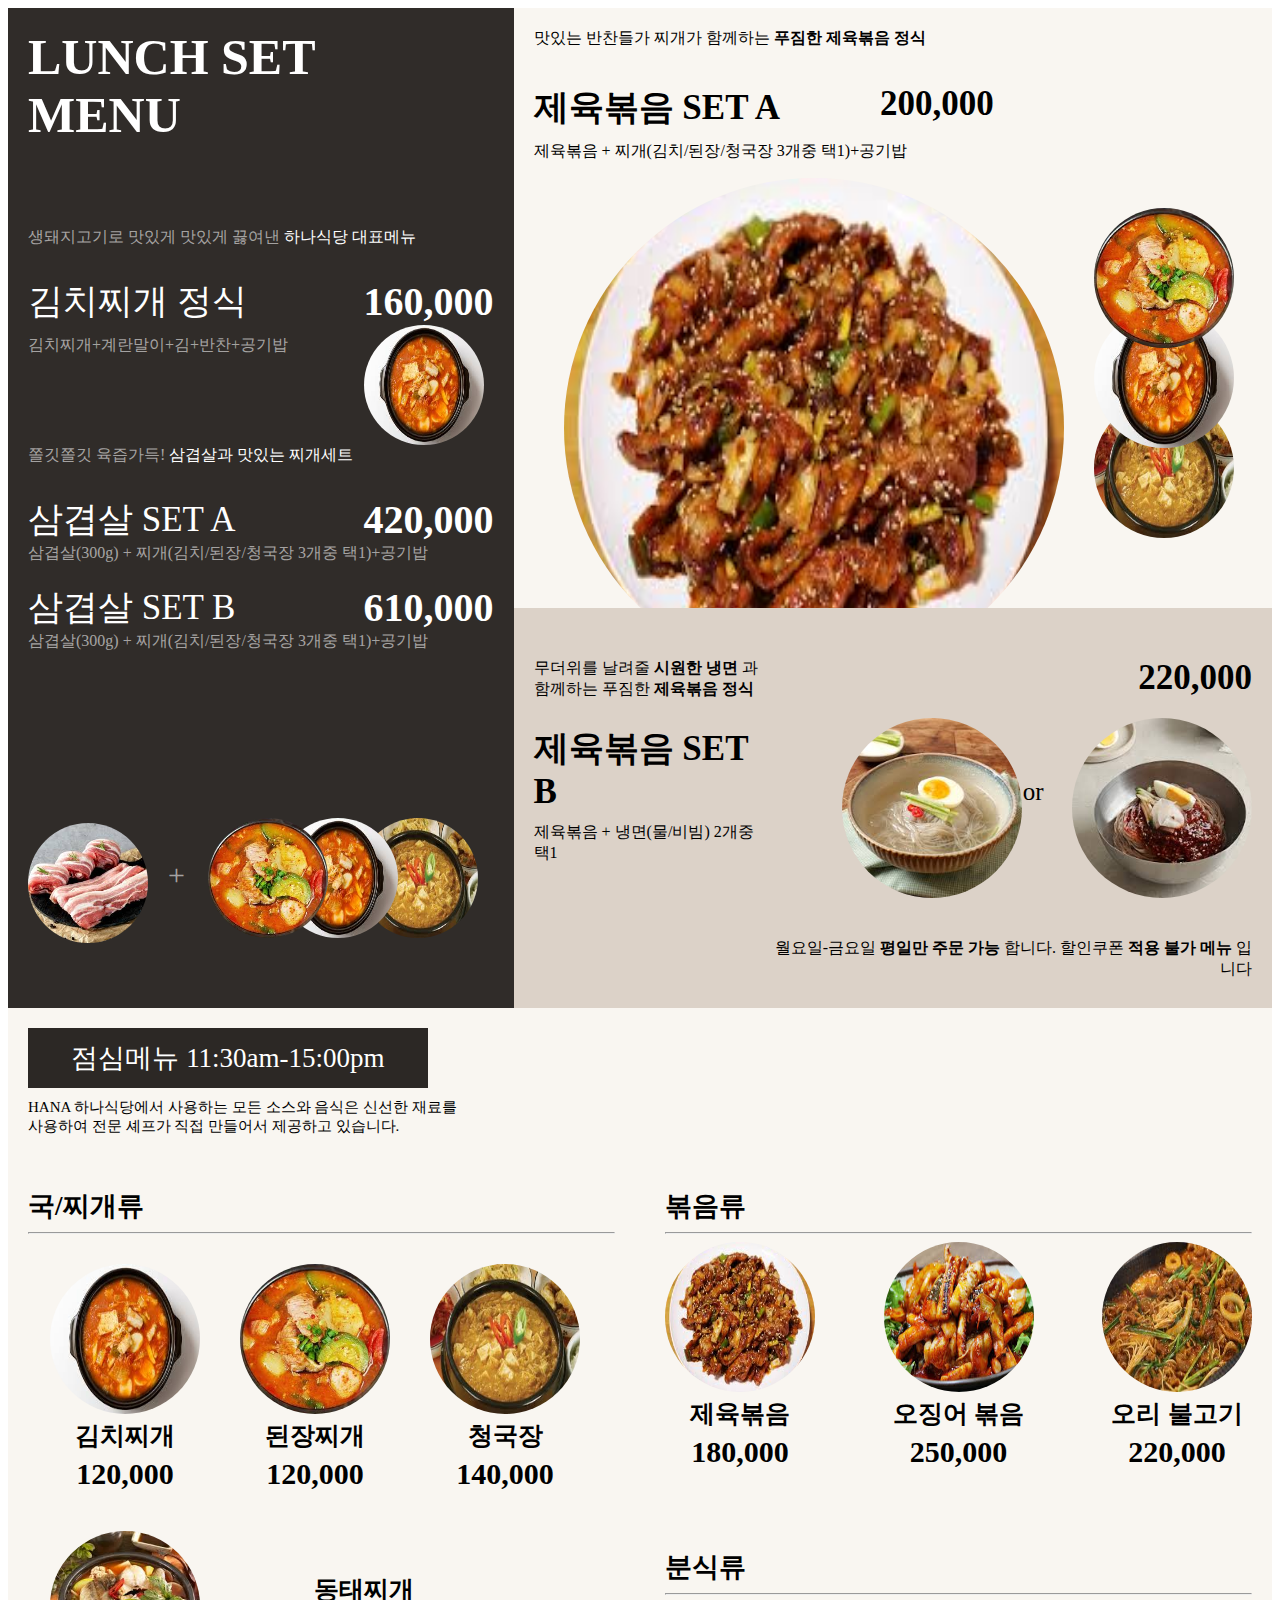
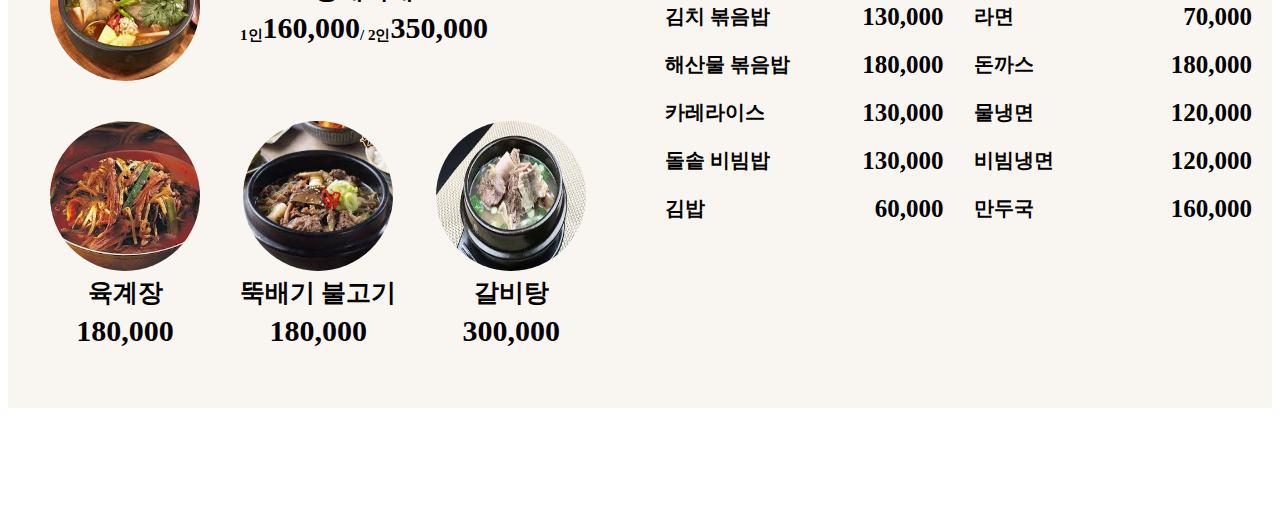
<file: index.html>
<!DOCTYPE html>
<html lang="en">
  <head>
    <link rel="stylesheet" href="../css/style.css" />
    <meta charset="UTF-8" />
    <meta name="viewport" content="width=device-width, initial-scale=1.0" />
    <title>메뉴판</title>
  </head>
  <body>
    <div class="box">
      <div class="container">
        <!-- 상위 컨테이너 -->
        <div class="topcontainer">
          <!-- 좌측 메뉴 -->
          <div class="leftcontainer">
            <!-- top -->
            <div class="top_left">
              <div class="top_left_font">LUNCH SET <br />MENU</div>
              <div class="font_row top_font gray_font">
                생돼지고기로 맛있게 맛있게 끓여낸
                <div class="font_white">하나식당 대표메뉴</div>
              </div>
            </div>
            <!-- middle -->
            <div class="mid_left">
              <!-- 김치찌개 정식 -->
              <div class="kimchi_set">
                <div class="mid_leftside_left">
                  <div class="mid_leftside_title_font">김치찌개 정식</div>
                  <div class="kimchi_font">
                    김치찌개+계란말이+김+반찬+공기밥
                  </div>
                </div>
                <div class="mid_rightside_right">
                  <div class="big_money_font">160,000</div>
                  <div class="circle_image">
                    <img class="image" src="/images/kimchi.jpeg" alt="kimchi" />
                  </div>
                </div>
              </div>

              <!-- 삼겹살 set A -->
              <div class="top_font gray_font">
                쫄깃쫄깃 육즙가득!
                <div class="font_white">삼겹살과 맛있는 찌개세트</div>
              </div>
              <div class="kimchi_set">
                <div class="mid_leftside_left">
                  <div class="mid_leftside_title_font">삼겹살 SET A</div>
                </div>
                <div class="mid_rightside_right">
                  <div class="big_money_font">420,000</div>
                </div>
              </div>
              <div class="gray_font">
                삼겹살(300g) + 찌개(김치/된장/청국장 3개중 택1)+공기밥
              </div>
              <!-- 삼겹살 SET B-->
              <div class="kimchi_set">
                <div class="mid_leftside_left">
                  <div class="mid_leftside_title_font">삼겹살 SET B</div>
                </div>
                <div class="mid_rightside_right">
                  <div class="big_money_font">610,000</div>
                </div>
              </div>
              <div class="gray_font">
                삼겹살(300g) + 찌개(김치/된장/청국장 3개중 택1)+공기밥
              </div>
            </div>

            <div class="bottom_left">
              <div class="circle_image pork_img">
                <img class="image" src="/images/pork.jpeg" alt="pork" />
              </div>
              <div class="plus gray_font">+</div>
              <div class="circle_image">
                <img
                  class="soybean image"
                  src="/images/soybean.jpeg"
                  alt="soybean"
                />
                <img
                  class="kimchi image"
                  src="/images/kimchi.jpeg"
                  alt="kimchi"
                />
                <img
                  class="cheongguk image"
                  src="/images/cheonggukjang.jpeg"
                  alt="cheongguk"
                />
              </div>
            </div>
          </div>
          <!-- 우측 메뉴 -->
          <div class="rightcontainer">
            <!-- 우측 상단 메뉴 -->
            <div class="right_top_container">
              <!-- 상단 -->
              <div class="right_top_section">
                <div class="right_top_title">
                  맛있는 반찬들가 찌개가 함께하는
                  <div class="font_bold">푸짐한 제육볶음 정식</div>
                </div>
                <!-- 제육볶음 set A -->
                <div class="pork_set">
                  <div>
                    <div class="porkfont">
                      제육볶음 SET A
                      <div class="money_font">200,000</div>
                    </div>
                    <div>
                      제육볶음 + 찌개(김치/된장/청국장 3개중 택1)+공기밥
                    </div>
                  </div>
                </div>
              </div>
              <!-- 하단 -->
              <div class="Jeyuk_img">
                <img class="Jeyuk image" src="./images/Jeyuk.jpeg" alt="제육" />
                <div class="circle_image">
                  <img
                    class="soybean_right image"
                    src="/images/soybean.jpeg"
                    alt="soybean"
                  />
                  <img
                    class="kimchi_right image"
                    src="/images/kimchi.jpeg"
                    alt="kimchi"
                  />
                  <img
                    class="cheongguk_right image"
                    src="/images/cheonggukjang.jpeg"
                    alt="cheongguk"
                  />
                </div>
              </div>
            </div>
            <!-- 우측 하단 메뉴 -->
            <div class="right_bottom_container">
              <!-- 제육볶음 set B -->
              <div class="pork_setb">
                <div class="pork_setb_left">
                  <div class="right_top_title">
                    무더위를 날려줄
                    <div class="font_bold">시원한 냉면</div>
                    과<br />
                    함께하는 푸짐한
                    <div class="font_bold">제육볶음 정식</div>
                  </div>
                  <div class="porkfont">제육볶음 SET B</div>
                  <div class="">제육볶음 + 냉면(물/비빔) 2개중 택1</div>
                </div>
                <div class="rightside_right">
                  <div class="money_font">220,000</div>
                  <div class="image_row">
                    <div class="noodle_image">
                      <img
                        class="image"
                        src="/images/water.jpeg"
                        alt="kimchi"
                      />
                    </div>
                    <div class="or">or</div>
                    <div class="noodle_image">
                      <img class="image" src="/images/hot.jpeg" alt="kimchi" />
                    </div>
                  </div>
                  <div>
                    월요일-금요일
                    <div class="font_bold">평일만 주문 가능</div>
                    합니다. 할인쿠폰
                    <div class="font_bold">적용 불가 메뉴</div>
                    입니다
                  </div>
                </div>
              </div>
            </div>
          </div>
        </div>
        <!-- 하위 컨테이너 -->
        <div class="maincontainer">
          <!-- top -->
          <div class="main_top">
            <div class="launchtime">점심메뉴 11:30am-15:00pm</div>
            <div class="launch_subtext">
              HANA 하나식당에서 사용하는 모든 소스와 음식은 신선한 재료를<br />사용하여
              전문 셰프가 직접 만들어서 제공하고 있습니다.
            </div>
          </div>
          <!-- middle -->
          <div class="main_mid">
            <!-- middle-left -->
            <div class="mian_midleft">
              <div class="main_title">국/찌개류</div>
              <hr />
              <table>
                <tr class="table_row">
                  <td class="table_style">
                    <div class="main_image">
                      <a href="kimchiPage.html" target="_blank"
                        ><img
                          class="image"
                          src="/images/kimchi.jpeg"
                          alt="kimchi"
                      /></a>
                    </div>
                    <div class="table_name_font">김치찌개</div>
                    <div class="table_money_font">120,000</div>
                  </td>
                  <td class="table_style">
                    <div class="main_image">
                      <a href="soybeanPage.html" target="_blank"
                        ><img
                          class="image"
                          src="/images/soybean.jpeg"
                          alt="soybean"
                      /></a>
                    </div>
                    <div class="table_name_font">된장찌개</div>
                    <div class="table_money_font">120,000</div>
                  </td>
                  <td class="table_style">
                    <div class="main_image">
                      <a href="./cheonggukjangPage.html" target="_blank"
                        ><img
                          class="image"
                          src="/images/cheonggukjang.jpeg"
                          alt="cheongguk"
                      /></a>
                    </div>
                    <div class="table_name_font">청국장</div>
                    <div class="table_money_font">140,000</div>
                  </td>
                </tr>
                <tr class="table_row">
                  <td class="table_style">
                    <div class="main_image">
                      <a href="./ferozenpollackPage.html" target="_blank"
                        ><img
                          class="image"
                          src="/images/frozenpollack.jpeg"
                          alt="frozenpollack"
                      /></a>
                    </div>
                  </td>
                  <td class="table_style" colspan="2">
                    <div class="table_name_font">동태찌개</div>
                    <div class="table_money_font">
                      <div class="froze_font">1인</div>
                      160,000
                      <div class="froze_font">/ 2인</div>
                      350,000
                    </div>
                  </td>
                </tr>
                <tr class="table_row">
                  <td class="table_style">
                    <div class="main_image">
                      <a href="./broilerPage.html" target="_blank"
                        ><img
                          class="image"
                          src="/images/broiler.jpeg"
                          alt="broiler"
                      /></a>
                    </div>
                    <div class="table_name_font">육계장</div>
                    <div class="table_money_font">180,000</div>
                  </td>
                  <td class="table_style">
                    <div class="main_image">
                      <a href="./bulgogi.html" target="_blank"
                        ><img
                          class="image"
                          src="/images/Bulgogi.jpeg"
                          alt="Bulgogi"
                      /></a>
                    </div>
                    <div class="table_name_font">뚝배기 불고기</div>
                    <div class="table_money_font">180,000</div>
                  </td>
                  <td class="table_style">
                    <div class="main_image">
                      <a href="./ribPage.html" target="_blank"
                        ><img class="image" src="/images/rib.jpeg" alt="rib"
                      /></a>
                    </div>
                    <div class="table_name_font">갈비탕</div>
                    <div class="table_money_font">300,000</div>
                  </td>
                </tr>
              </table>
            </div>
            <!-- middle-right -->
            <div class="main_midright">
              <div class="main_title">볶음류</div>
              <hr />
              <div class="bokkeum">
                <!-- 제육볶음 -->
                <div class="jeyuk_bokkeum">
                  <div class="main_image">
                    <a href="./jeyukPage.html" target="_blank"
                      ><img
                        class="image"
                        src="/images/Jeyuk.jpeg"
                        alt="cheongguk"
                    /></a>
                  </div>
                  <div class="table_name_font">제육볶음</div>
                  <div class="table_money_font">180,000</div>
                </div>
                <!-- 오징어 볶음 -->
                <div class="jeyuk_bokkeum">
                  <div class="main_image">
                    <a href="./squidPage.html" target="_blank"
                      ><img
                        class="image"
                        src="/images/Squid.jpeg"
                        alt="cheongguk"
                    /></a>
                  </div>
                  <div class="table_name_font">오징어 볶음</div>
                  <div class="table_money_font">250,000</div>
                </div>
                <!-- 오리 불고기 -->
                <div class="jeyuk_bokkeum">
                  <div class="main_image">
                    <a href="./duckPage.html" target="_blank"
                      ><img
                        class="image"
                        src="/images/Duck.jpeg"
                        alt="cheongguk"
                    /></a>
                  </div>
                  <div class="table_name_font">오리 불고기</div>
                  <div class="table_money_font">220,000</div>
                </div>
              </div>
              <!-- 분식류 -->
              <div class="main_title">분식류</div>
              <hr />
              <div class="food_row">
                <!-- 왼쪽 -->
                <div class="food_left">
                  <div class="food">
                    <div class="food_font">김치 볶음밥</div>
                    <div class="food_money_font">130,000</div>
                  </div>
                  <div class="food">
                    <div class="food_font">해산물 볶음밥</div>
                    <div class="food_money_font">180,000</div>
                  </div>
                  <div class="food">
                    <div class="food_font">카레라이스</div>
                    <div class="food_money_font">130,000</div>
                  </div>
                  <div class="food">
                    <div class="food_font">돌솥 비빔밥</div>
                    <div class="food_money_font">130,000</div>
                  </div>
                  <div class="food">
                    <div class="food_font">김밥</div>
                    <div class="food_money_font">60,000</div>
                  </div>
                </div>
                <!-- 오른쪽 -->
                <div class="food_right">
                  <div class="food">
                    <div class="food_font">라면</div>
                    <div class="food_money_font">70,000</div>
                  </div>
                  <div class="food">
                    <div class="food_font">돈까스</div>
                    <div class="food_money_font">180,000</div>
                  </div>
                  <div class="food">
                    <div class="food_font">물냉면</div>
                    <div class="food_money_font">120,000</div>
                  </div>
                  <div class="food">
                    <div class="food_font">비빔냉면</div>
                    <div class="food_money_font">120,000</div>
                  </div>
                  <div class="food">
                    <div class="food_font">만두국</div>
                    <div class="food_money_font">160,000</div>
                  </div>
                </div>
              </div>
            </div>
          </div>
        </div>
      </div>
    </div>
  </body>
</html>
</file>
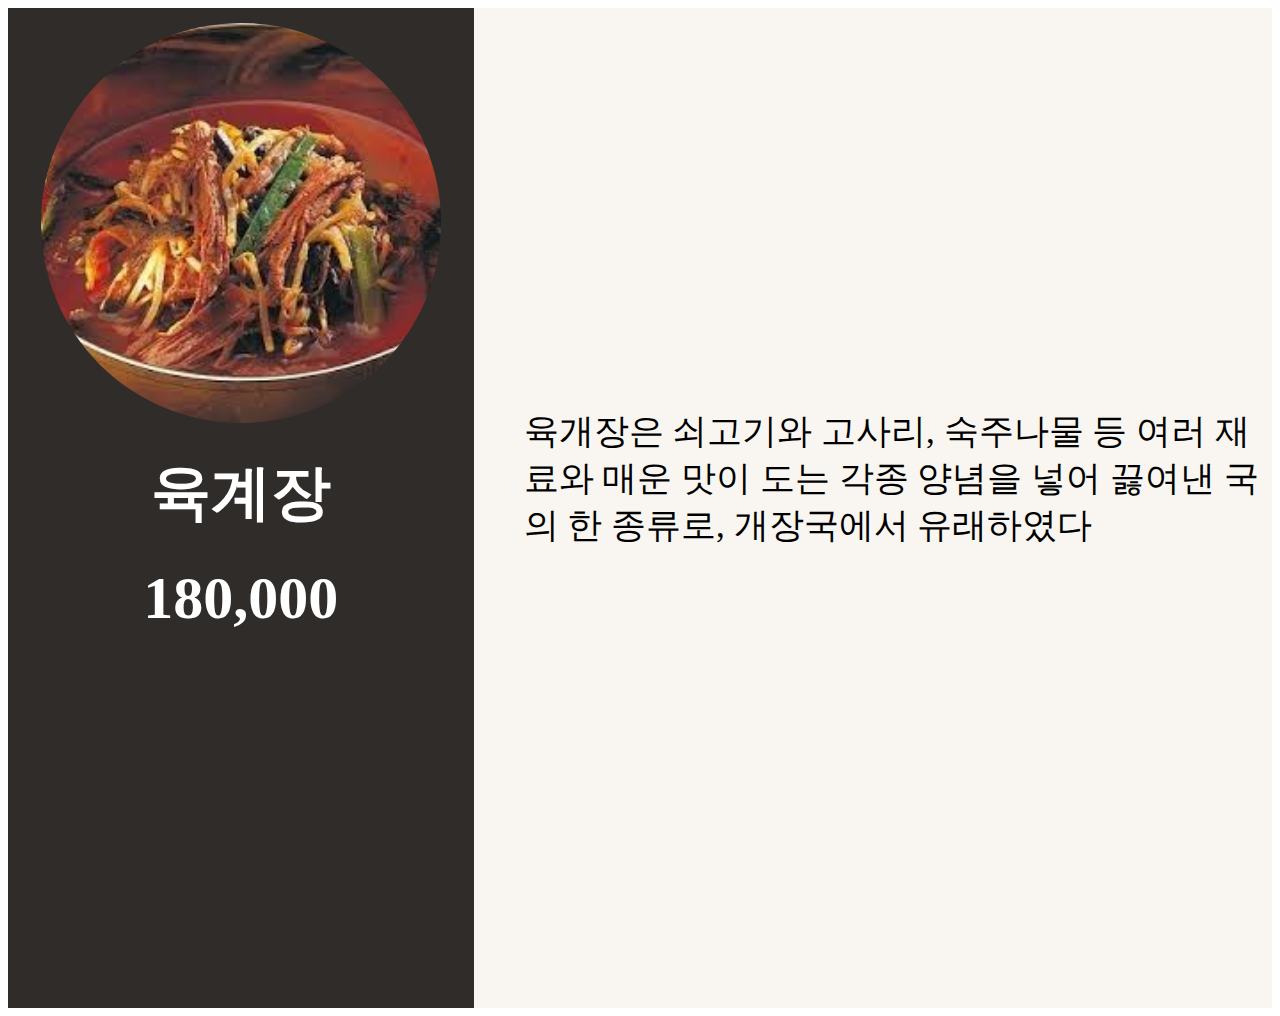
<file: broilerPage.html>
<!DOCTYPE html>
<html lang="en">
  <head>
    <link rel="stylesheet" href="../css/substyle.css" />
    <meta charset="UTF-8" />
    <meta name="viewport" content="width=device-width, initial-scale=1.0" />
    <title>육계장</title>
  </head>
  <body>
    <div class="box">
      <div class="container">
        <div class="leftcontainer">
          <div class="photo">
            <img class="image" src="./images/broiler.jpeg" alt="김치찌개" />
          </div>
          <div class="title_font">육계장</div>
          <div class="title_font">180,000</div>
        </div>
        <div class="rightcontainer">
          <div class="content_font">
            육개장은 쇠고기와 고사리, 숙주나물 등 여러 재료와 매운 맛이 도는
            각종 양념을 넣어 끓여낸 국의 한 종류로, 개장국에서 유래하였다
          </div>
        </div>
      </div>
    </div>
  </body>
</html>
</file>
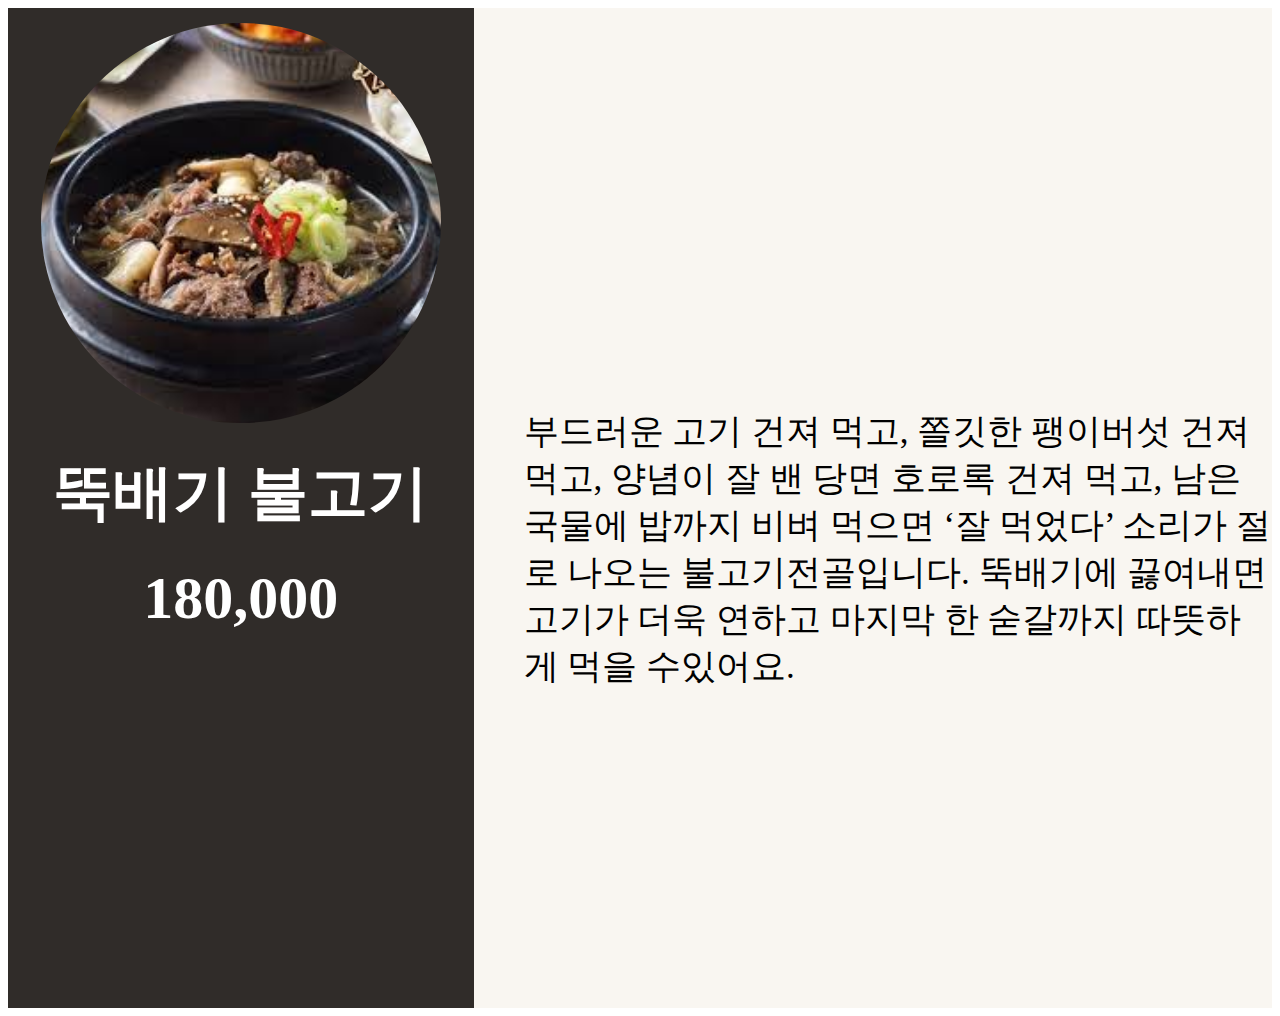
<file: bulgogi.html>
<!DOCTYPE html>
<html lang="en">
  <head>
    <link rel="stylesheet" href="../css/substyle.css" />
    <meta charset="UTF-8" />
    <meta name="viewport" content="width=device-width, initial-scale=1.0" />
    <title>뚝배기 불고기</title>
  </head>
  <body>
    <div class="box">
      <div class="container">
        <div class="leftcontainer">
          <div class="photo">
            <img class="image" src="./images/Bulgogi.jpeg" alt="김치찌개" />
          </div>
          <div class="title_font">뚝배기 불고기</div>
          <div class="title_font">180,000</div>
        </div>
        <div class="rightcontainer">
          <div class="content_font">
            부드러운 고기 건져 먹고, 쫄깃한 팽이버섯 건져 먹고, 양념이 잘 밴
            당면 호로록 건져 먹고, 남은 국물에 밥까지 비벼 먹으면 ‘잘 먹었다’
            소리가 절로 나오는 불고기전골입니다. 뚝배기에 끓여내면 고기가 더욱
            연하고 마지막 한 숟갈까지 따뜻하게 먹을 수있어요.
          </div>
        </div>
      </div>
    </div>
  </body>
</html>
</file>
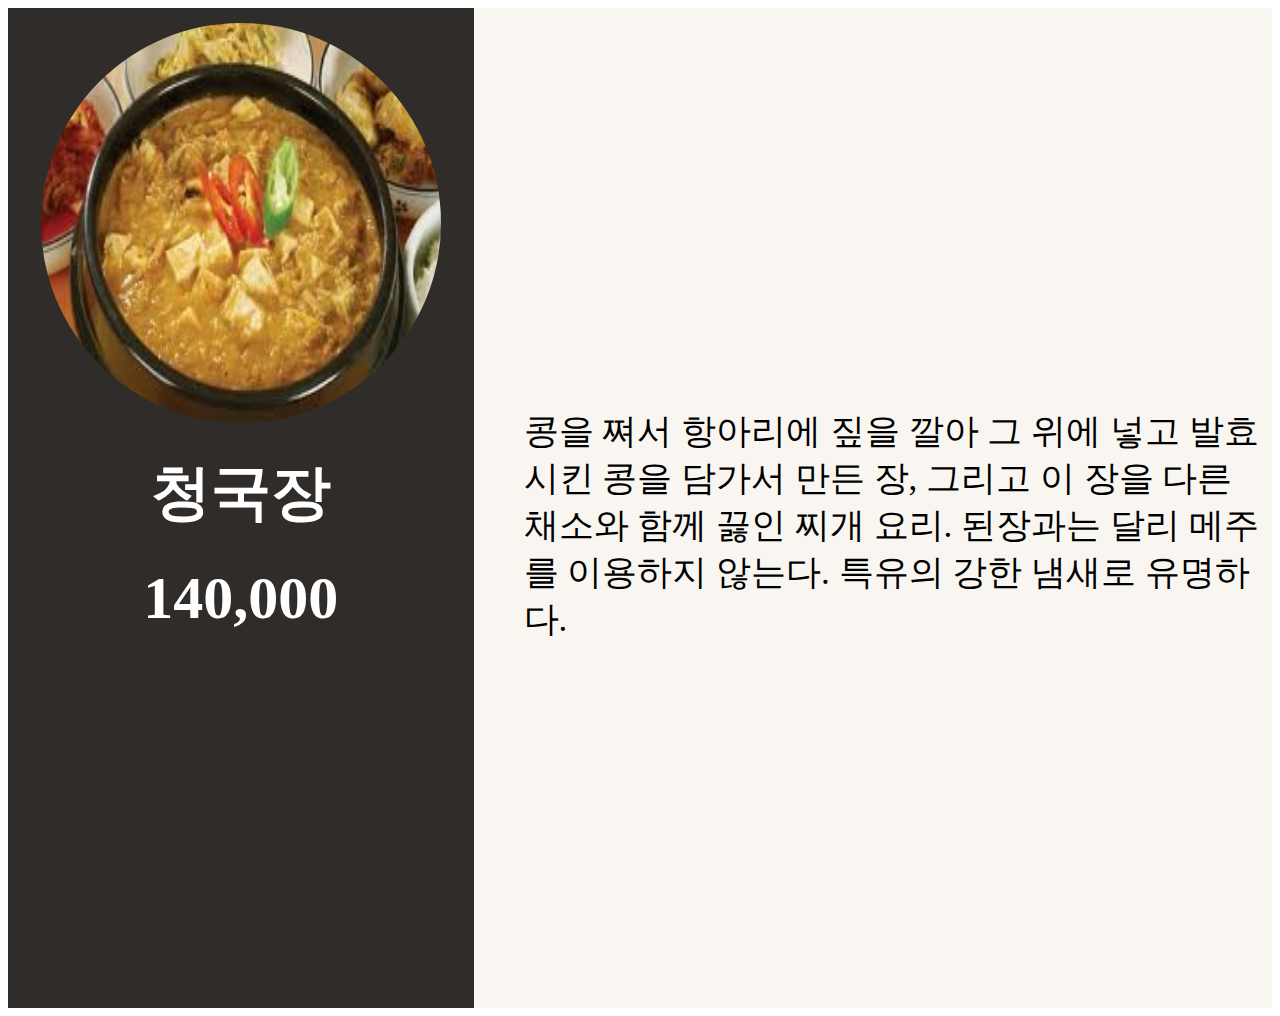
<file: cheonggukjangPage.html>
<!DOCTYPE html>
<html lang="en">
  <head>
    <link rel="stylesheet" href="../css/substyle.css" />
    <meta charset="UTF-8" />
    <meta name="viewport" content="width=device-width, initial-scale=1.0" />
    <title>청국장</title>
  </head>
  <body>
    <div class="box">
      <div class="container">
        <div class="leftcontainer">
          <div class="photo">
            <img class="image" src="./images/cheonggukjang.jpeg" alt="청국장" />
          </div>
          <div class="title_font">청국장</div>
          <div class="title_font">140,000</div>
        </div>
        <div class="rightcontainer">
          <div class="content_font">
            콩을 쪄서 항아리에 짚을 깔아 그 위에 넣고 발효시킨 콩을 담가서 만든
            장, 그리고 이 장을 다른 채소와 함께 끓인 찌개 요리. 된장과는 달리
            메주를 이용하지 않는다. 특유의 강한 냄새로 유명하다.
          </div>
        </div>
      </div>
    </div>
  </body>
</html>
</file>
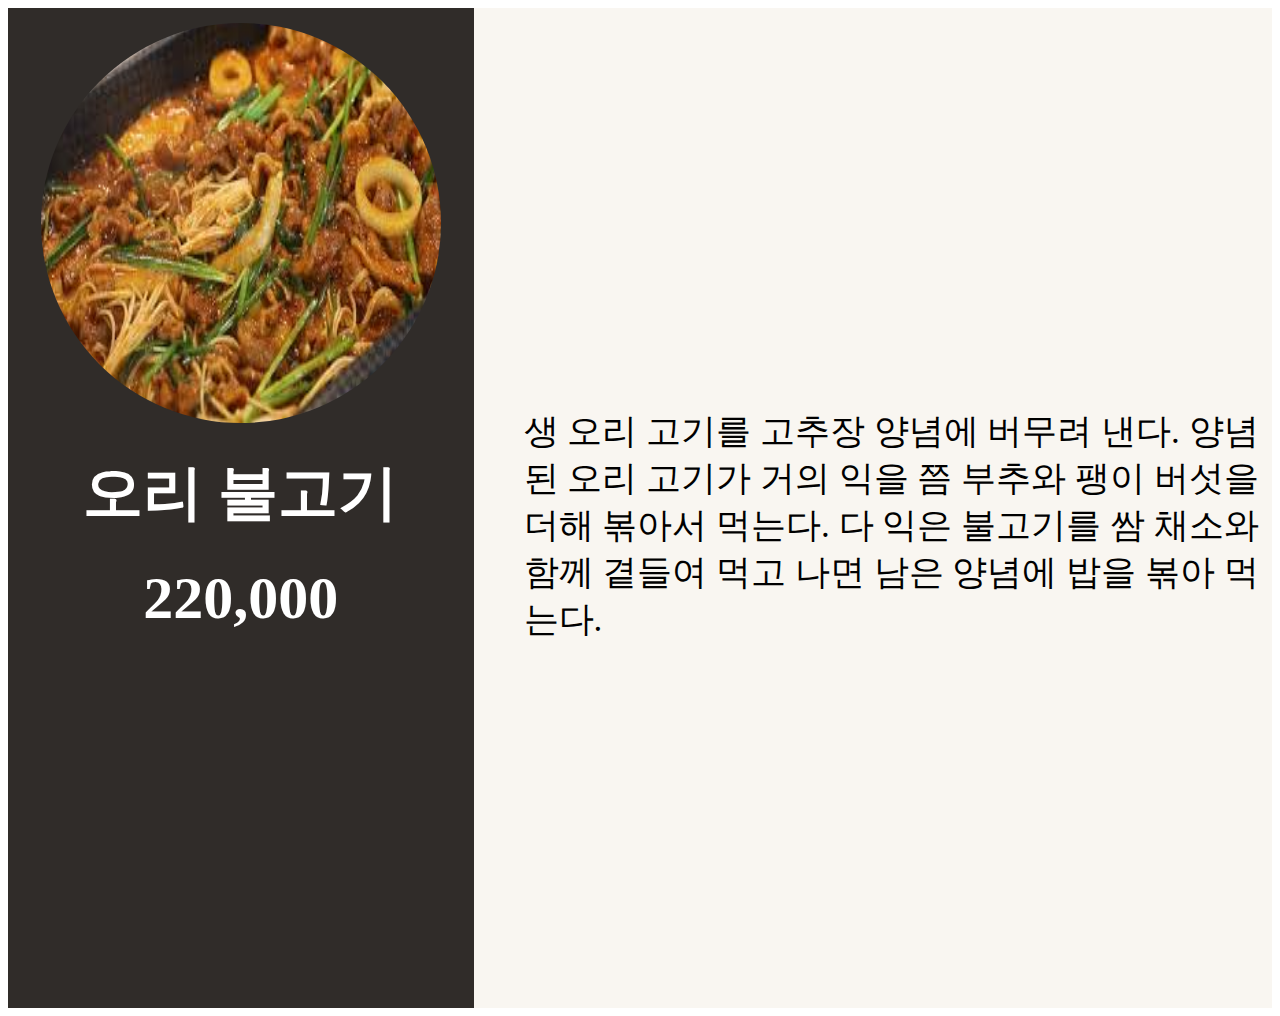
<file: duckPage.html>
<!DOCTYPE html>
<html lang="en">
  <head>
    <link rel="stylesheet" href="../css/substyle.css" />
    <meta charset="UTF-8" />
    <meta name="viewport" content="width=device-width, initial-scale=1.0" />
    <title>오리 불고기</title>
  </head>
  <body>
    <div class="box">
      <div class="container">
        <div class="leftcontainer">
          <div class="photo">
            <img class="image" src="./images/Duck.jpeg" alt="오리 불고기" />
          </div>
          <div class="title_font">오리 불고기</div>
          <div class="title_font">220,000</div>
        </div>
        <div class="rightcontainer">
          <div class="content_font">
            생 오리 고기를 고추장 양념에 버무려 낸다. 양념 된 오리 고기가 거의
            익을 쯤 부추와 팽이 버섯을 더해 볶아서 먹는다. 다 익은 불고기를 쌈
            채소와 함께 곁들여 먹고 나면 남은 양념에 밥을 볶아 먹는다.
          </div>
        </div>
      </div>
    </div>
  </body>
</html>
</file>
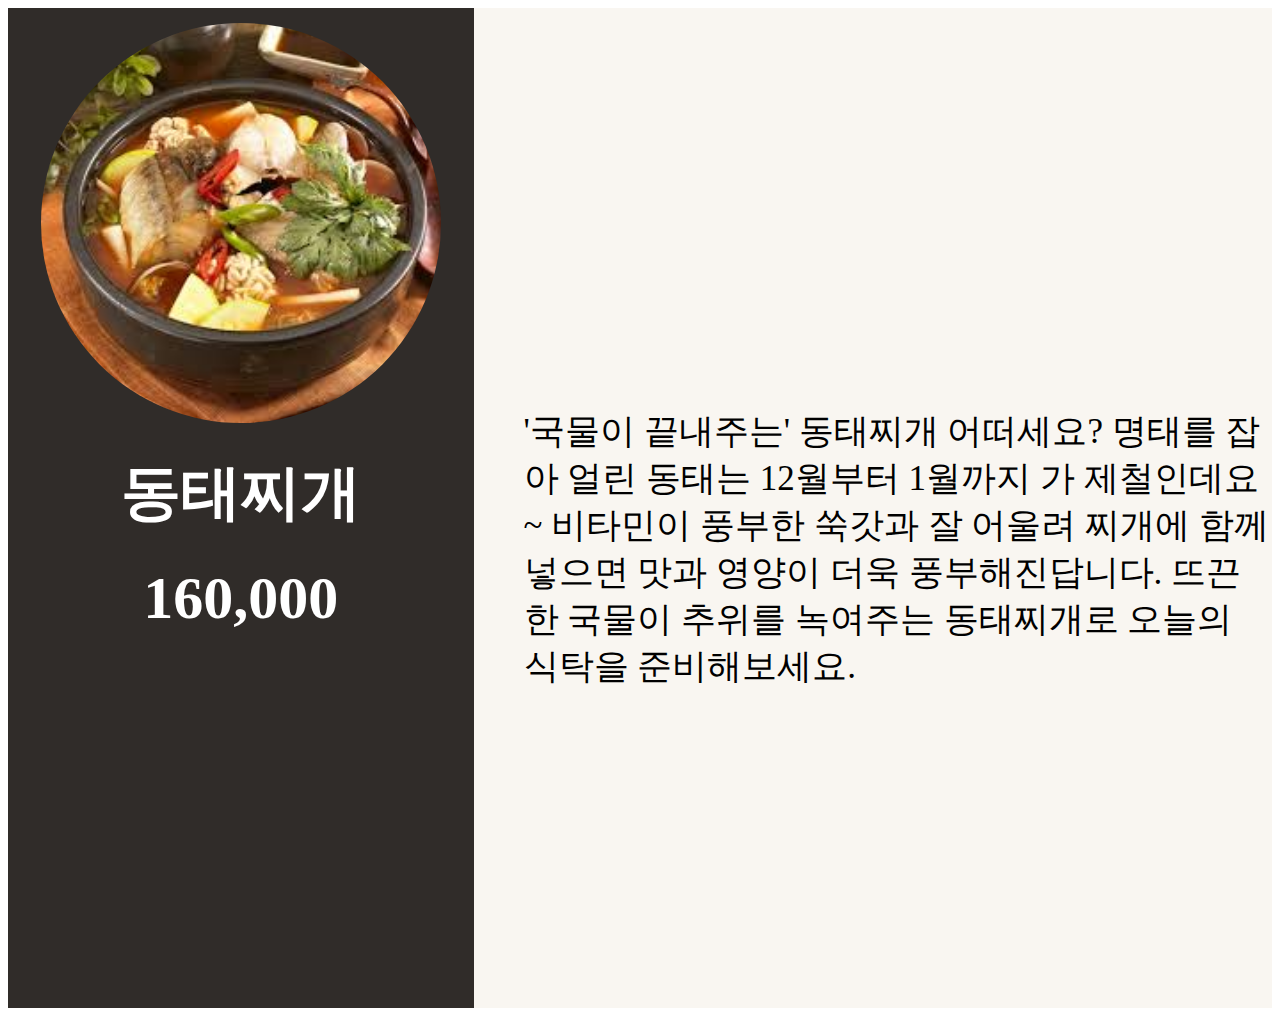
<file: ferozenpollackPage.html>
<!DOCTYPE html>
<html lang="en">
  <head>
    <link rel="stylesheet" href="../css/substyle.css" />
    <meta charset="UTF-8" />
    <meta name="viewport" content="width=device-width, initial-scale=1.0" />
    <title>동태찌개</title>
  </head>
  <body>
    <div class="box">
      <div class="container">
        <div class="leftcontainer">
          <div class="photo">
            <img
              class="image"
              src="./images/frozenpollack.jpeg"
              alt="김치찌개"
            />
          </div>
          <div class="title_font">동태찌개</div>
          <div class="title_font">160,000</div>
        </div>
        <div class="rightcontainer">
          <div class="content_font">
            '국물이 끝내주는' 동태찌개 어떠세요? 명태를 잡아 얼린 동태는
            12월부터 1월까지 가 제철인데요~ 비타민이 풍부한 쑥갓과 잘 어울려
            찌개에 함께 넣으면 맛과 영양이 더욱 풍부해진답니다. 뜨끈한 국물이
            추위를 녹여주는 동태찌개로 오늘의 식탁을 준비해보세요.
          </div>
        </div>
      </div>
    </div>
  </body>
</html>
</file>
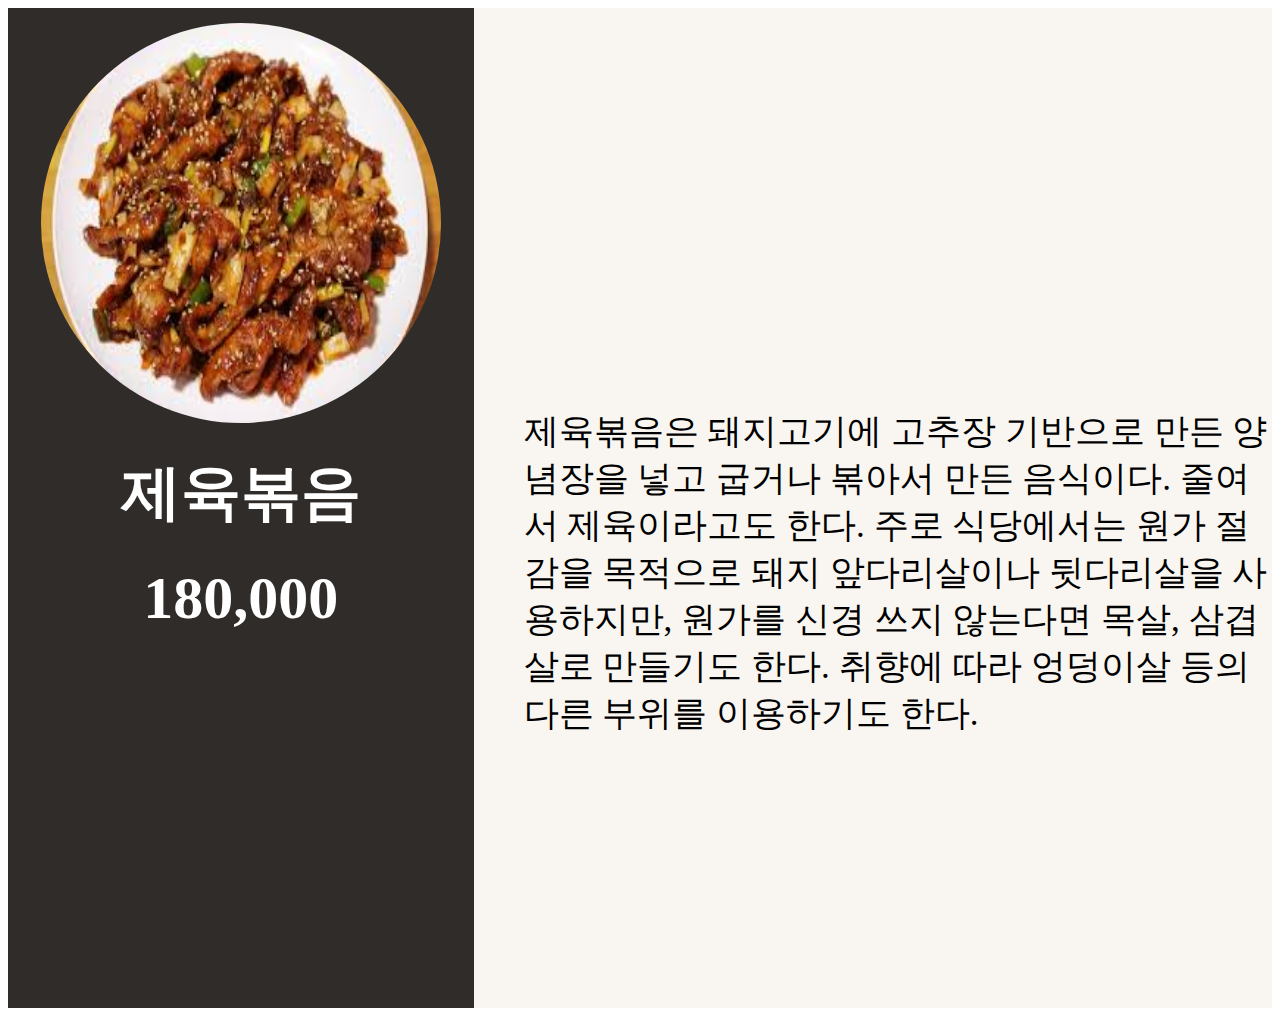
<file: jeyukPage.html>
<!DOCTYPE html>
<html lang="en">
  <head>
    <link rel="stylesheet" href="../css/substyle.css" />
    <meta charset="UTF-8" />
    <meta name="viewport" content="width=device-width, initial-scale=1.0" />
    <title>제육볶음</title>
  </head>
  <body>
    <div class="box">
      <div class="container">
        <div class="leftcontainer">
          <div class="photo">
            <img class="image" src="./images/Jeyuk.jpeg" alt="제육볶음" />
          </div>
          <div class="title_font">제육볶음</div>
          <div class="title_font">180,000</div>
        </div>
        <div class="rightcontainer">
          <div class="content_font">
            제육볶음은 돼지고기에 고추장 기반으로 만든 양념장을 넣고 굽거나
            볶아서 만든 음식이다. 줄여서 제육이라고도 한다. 주로 식당에서는 원가
            절감을 목적으로 돼지 앞다리살이나 뒷다리살을 사용하지만, 원가를 신경
            쓰지 않는다면 목살, 삼겹살로 만들기도 한다. 취향에 따라 엉덩이살
            등의 다른 부위를 이용하기도 한다.
          </div>
        </div>
      </div>
    </div>
  </body>
</html>
</file>
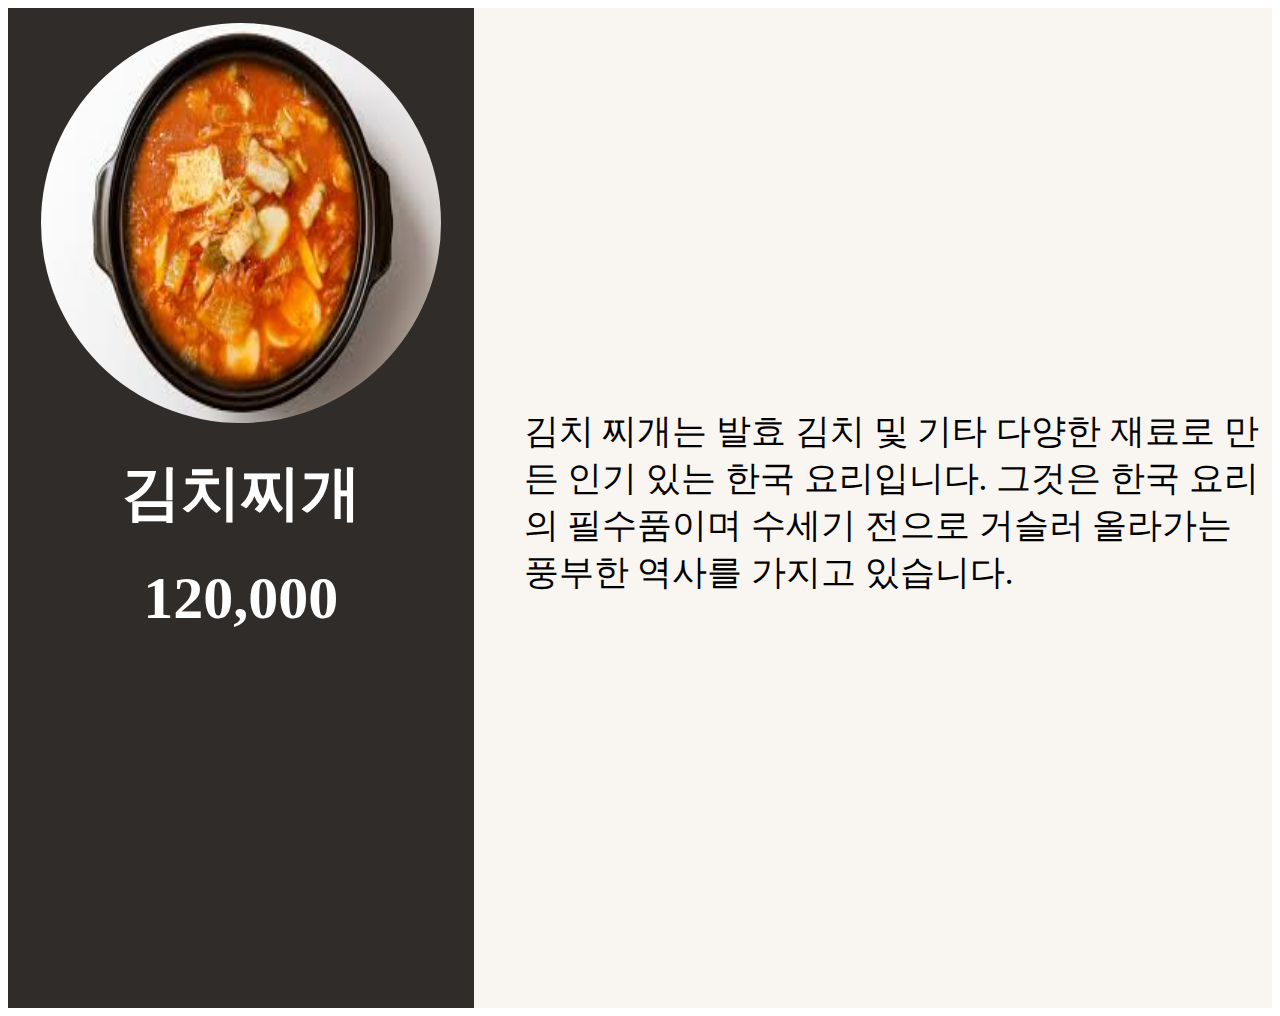
<file: kimchiPage.html>
<!DOCTYPE html>
<html lang="en">
  <head>
    <link rel="stylesheet" href="../css/substyle.css" />
    <meta charset="UTF-8" />
    <meta name="viewport" content="width=device-width, initial-scale=1.0" />
    <title>김치찌개</title>
  </head>
  <body>
    <div class="box">
      <div class="container">
        <div class="leftcontainer">
          <div class="photo">
            <img class="image" src="./images/kimchi.jpeg" alt="김치찌개" />
          </div>
          <div class="title_font">김치찌개</div>
          <div class="title_font">120,000</div>
        </div>
        <div class="rightcontainer">
          <div class="content_font">
            김치 찌개는 발효 김치 및 기타 다양한 재료로 만든 인기 있는 한국
            요리입니다. 그것은 한국 요리의 필수품이며 수세기 전으로 거슬러
            올라가는 풍부한 역사를 가지고 있습니다.
          </div>
        </div>
      </div>
    </div>
  </body>
</html>
</file>
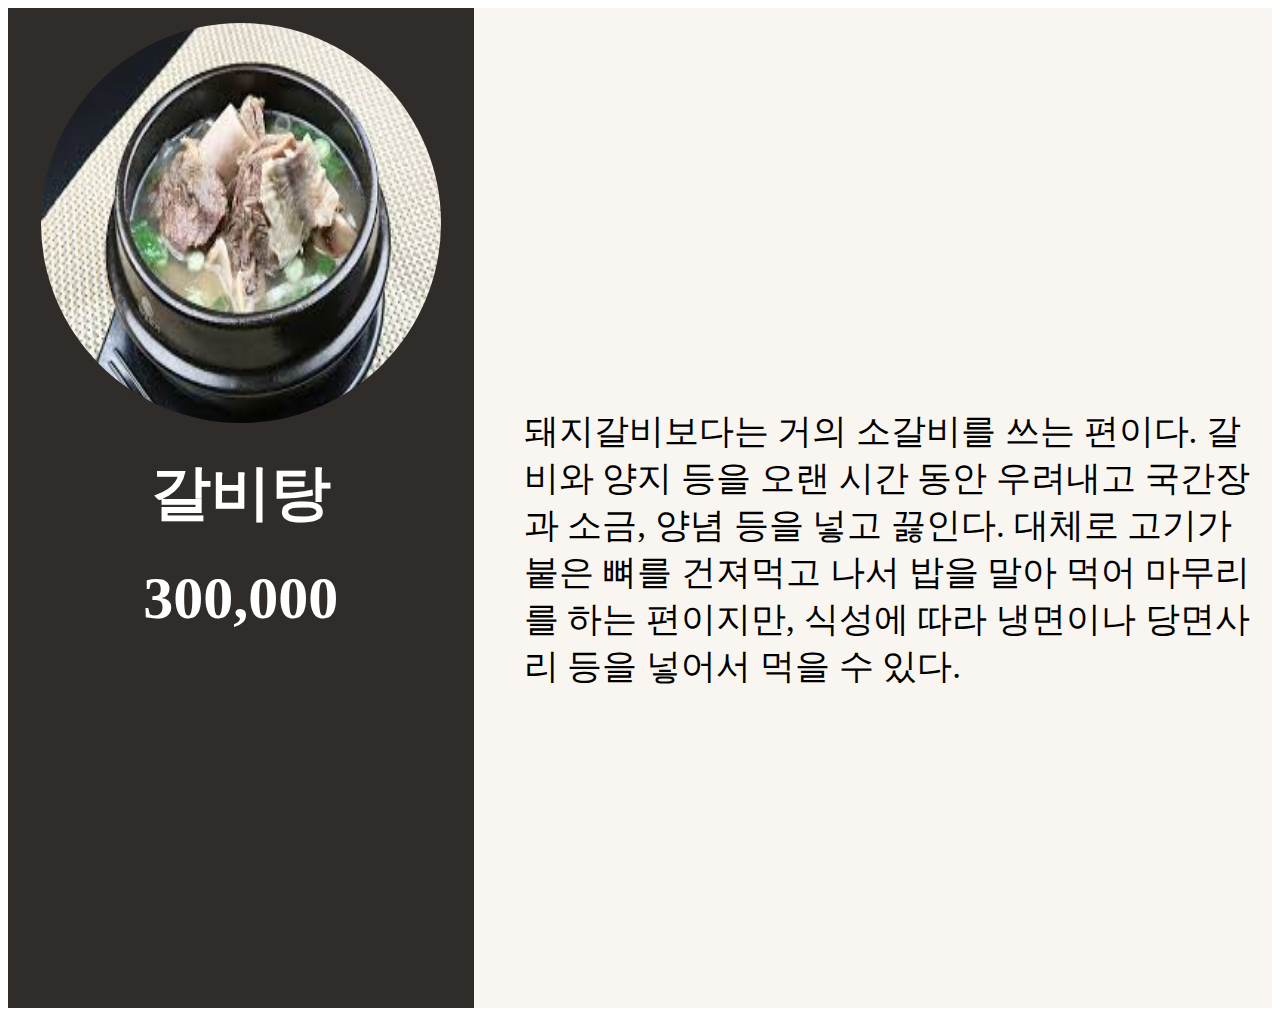
<file: ribPage.html>
<!DOCTYPE html>
<html lang="en">
  <head>
    <link rel="stylesheet" href="../css/substyle.css" />
    <meta charset="UTF-8" />
    <meta name="viewport" content="width=device-width, initial-scale=1.0" />
    <title>갈비탕</title>
  </head>
  <body>
    <div class="box">
      <div class="container">
        <div class="leftcontainer">
          <div class="photo">
            <img class="image" src="./images/rib.jpeg" alt="김치찌개" />
          </div>
          <div class="title_font">갈비탕</div>
          <div class="title_font">300,000</div>
        </div>
        <div class="rightcontainer">
          <div class="content_font">
            돼지갈비보다는 거의 소갈비를 쓰는 편이다. 갈비와 양지 등을 오랜 시간
            동안 우려내고 국간장과 소금, 양념 등을 넣고 끓인다. 대체로 고기가
            붙은 뼈를 건져먹고 나서 밥을 말아 먹어 마무리를 하는 편이지만,
            식성에 따라 냉면이나 당면사리 등을 넣어서 먹을 수 있다.
          </div>
        </div>
      </div>
    </div>
  </body>
</html>
</file>
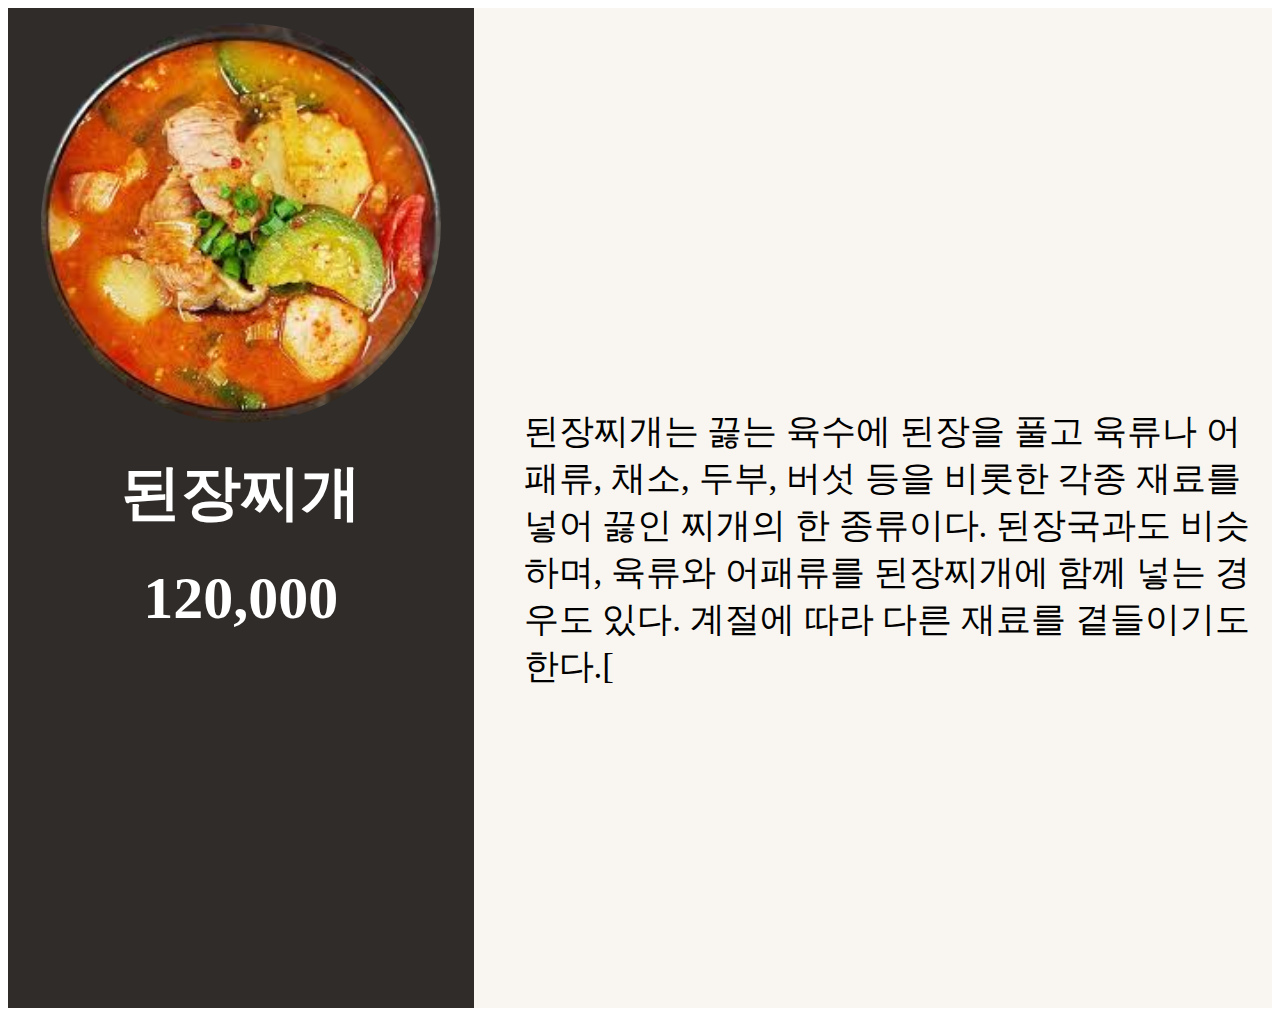
<file: soybeanPage.html>
<!DOCTYPE html>
<html lang="en">
  <head>
    <link rel="stylesheet" href="../css/substyle.css" />
    <meta charset="UTF-8" />
    <meta name="viewport" content="width=device-width, initial-scale=1.0" />
    <title>된장찌개</title>
  </head>
  <body>
    <div class="box">
      <div class="container">
        <div class="leftcontainer">
          <div class="photo">
            <img class="image" src="./images/soybean.jpeg" alt="된장찌개" />
          </div>
          <div class="title_font">된장찌개</div>
          <div class="title_font">120,000</div>
        </div>
        <div class="rightcontainer">
          <div class="content_font">
            된장찌개는 끓는 육수에 된장을 풀고 육류나 어패류, 채소, 두부, 버섯
            등을 비롯한 각종 재료를 넣어 끓인 찌개의 한 종류이다. 된장국과도
            비슷하며, 육류와 어패류를 된장찌개에 함께 넣는 경우도 있다. 계절에
            따라 다른 재료를 곁들이기도 한다.[
          </div>
        </div>
      </div>
    </div>
  </body>
</html>
</file>
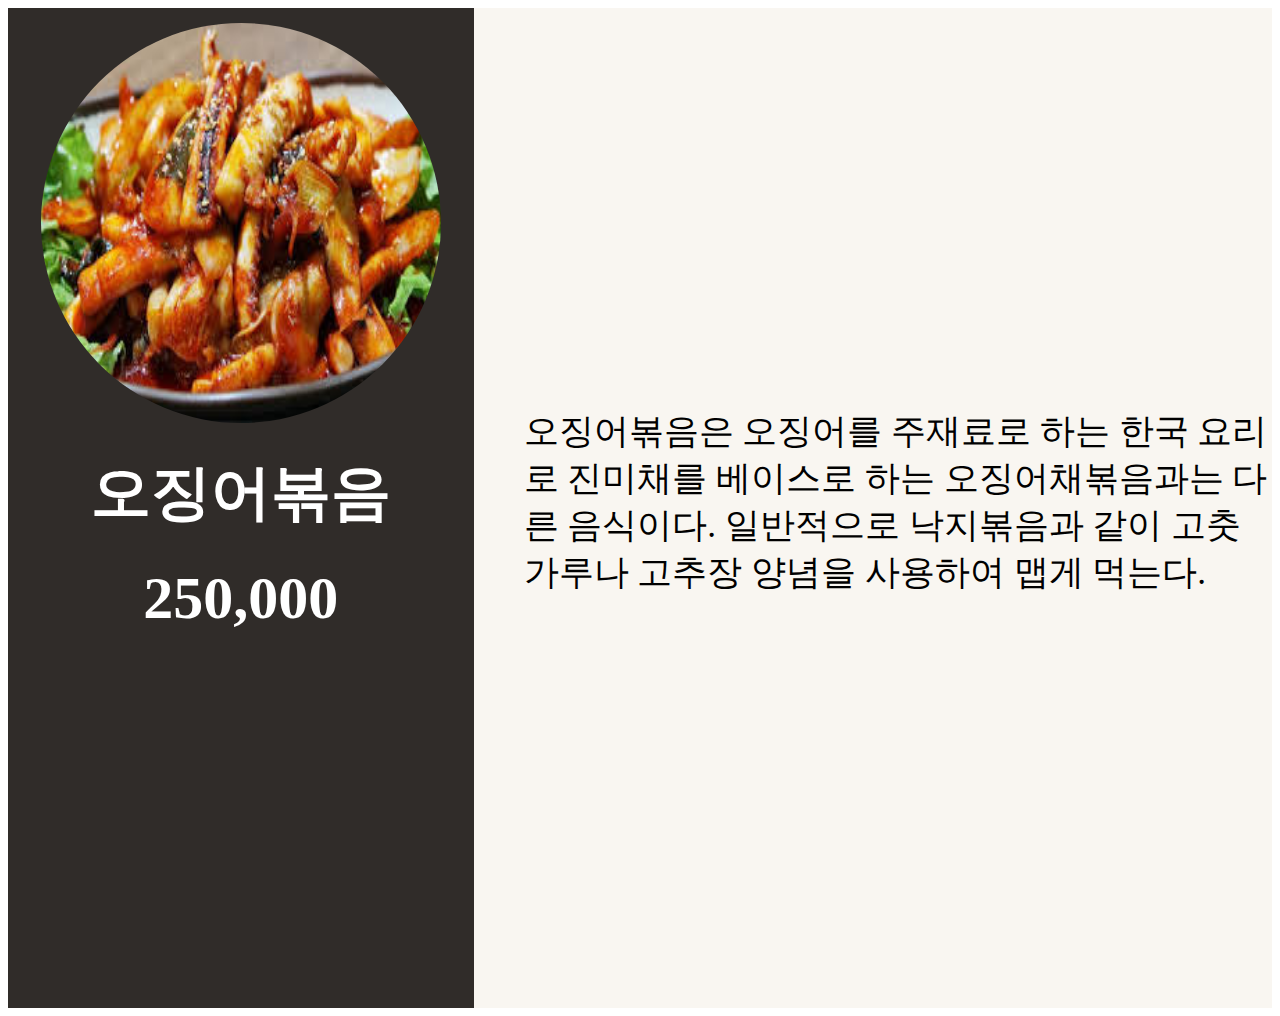
<file: squidPage.html>
<!DOCTYPE html>
<html lang="en">
  <head>
    <link rel="stylesheet" href="../css/substyle.css" />
    <meta charset="UTF-8" />
    <meta name="viewport" content="width=device-width, initial-scale=1.0" />
    <title>오징어볶음</title>
  </head>
  <body>
    <div class="box">
      <div class="container">
        <div class="leftcontainer">
          <div class="photo">
            <img class="image" src="./images/Squid.jpeg" alt="오징어볶음" />
          </div>
          <div class="title_font">오징어볶음</div>
          <div class="title_font">250,000</div>
        </div>
        <div class="rightcontainer">
          <div class="content_font">
            오징어볶음은 오징어를 주재료로 하는 한국 요리로 진미채를 베이스로
            하는 오징어채볶음과는 다른 음식이다. 일반적으로 낙지볶음과 같이
            고춧가루나 고추장 양념을 사용하여 맵게 먹는다.
          </div>
        </div>
      </div>
    </div>
  </body>
</html>
</file>
<file: css/style.css>
.box {
  display: flex;
  justify-content: center;
  align-items: center;
}

.container {
  width: 1280px;
  height: 2000px;
  justify-content: center;
}

.topcontainer {
  display: flex;
  height: 50%;
}
/*왼쪽 상단*/
.leftcontainer {
  width: 40%;
  background-color: #302c29;
}

/*오른쪽 상단*/
.rightcontainer {
  position: relative;
  width: 60%;
}
.right_top_container {
  position: relative;
  height: 60%;
  background-color: #f9f6f1;
  overflow: hidden;
}
.right_bottom_container {
  display: flex;
  height: 40%;
  background-color: #dcd2c8;
}
/*아래쪽 상단*/
.maincontainer {
  width: 100%;
  height: 50%;
  background-color: #f9f6f1;
}
.top_left {
  display: flex;
  height: 25%;
  flex-direction: column;
  justify-content: space-between;
}
.top_font {
  padding: 20px 20px 0px 20px;
  margin-bottom: 10px;
}
.mid_left {
  height: 50%;
}
.bottom_left {
  position: relative;
  display: flex;
  height: 25%;
  align-items: center;
  padding: 0px 20px;
}
.big_money_font {
  color: white;
  font-size: 40px;
  font-weight: bolder;
}
.top_left_font {
  color: white;
  font-size: 50px;
  font-weight: bolder;
  padding: 20px;
}
.kimchi_font {
  color: rgba(255, 255, 255, 0.586);
  font-size: 16px;
  padding: 10px 0px;
}
.gray_font {
  color: rgba(255, 255, 255, 0.586);
  font-size: 16px;
  padding: 0px 20px;
}
.mid_font {
  margin-top: 10px;
}
.mid_leftside_title_font {
  color: white;
  font-size: 35px;
}
.circle_image {
  width: 120px;
  height: 120px;
}
.pork_img {
  align-items: center;
}
.image {
  width: 100%;
  height: 100%;
  border-radius: 50%;
}
.kimchi_set {
  display: flex;
  flex-direction: row;
  justify-content: space-between;
  padding: 20px 20px 0px 20px;
}
.soybean {
  position: absolute;
  width: 120px;
  height: 120px;
  top: 60px;
  left: 200px;
  z-index: 3;
}
.kimchi {
  position: absolute;
  width: 120px;
  height: 120px;
  top: 60px;
  left: 270px;
  z-index: 2;
}
.cheongguk {
  position: absolute;
  width: 120px;
  height: 120px;
  top: 60px;
  left: 350px;
}
.plus {
  position: absolute;
  font-size: 30px;
  width: 120px;
  height: 120px;
  top: 100px;
  left: 140px;
}
.porkfont {
  display: flex;
  font-size: 35px;
  font-weight: bold;
  padding: 10px 0px;
}
.money_font {
  font-size: 35px;
  font-weight: bolder;
  padding-left: 100px;
}
.Jeyuk {
  position: absolute;
  width: 500px;
  height: 500px;
  top: 170px;
  left: 50px;
}
.right_top_section {
  position: relative;
  padding: 20px;
  height: 30%;
}
.Jeyuk_img {
  height: 70%;
}
.soybean_right {
  position: absolute;
  width: 140px;
  height: 140px;
  top: 200px;
  left: 580px;
  z-index: 3;
}
.kimchi_right {
  position: absolute;
  width: 140px;
  height: 140px;
  top: 300px;
  left: 580px;
  z-index: 2;
}
.cheongguk_right {
  position: absolute;
  width: 140px;
  height: 140px;
  top: 390px;
  left: 580px;
}
.image_row {
  display: flex;
}
.main_top {
  height: 10%;
  padding: 20px;
  padding-bottom: 40px;
}
.main_mid {
  height: 90%;
  display: flex;
  padding: 20px;
}
.mian_midleft {
  width: 50%;
  padding-right: 50px;
}
.main_midright {
  width: 50%;
}
.bokkeum {
  display: flex;
  justify-content: space-between;
  padding-bottom: 80px;
  /* background-color: red; */
}
.food {
  display: flex;
  justify-content: space-between;
  padding-bottom: 20px;
}
.pork_set {
  display: flex;
  flex-direction: row;

  padding: 10px 0px;
}
.right_top_title {
  padding-bottom: 15px;
}
.pork_setb {
  position: relative;
  display: flex;
  flex-direction: row;
  justify-content: space-between;
  padding: 50px 20px 20px 20px;
}

.rightside_right {
  text-align: right;
  justify-items: right;
}
.noodle_image {
  width: 180px;
  height: 180px;
  padding: 20px 0px 40px 50px;
}
.or {
  position: absolute;
  font-size: 25px;
  width: 50px;
  height: 50px;
  top: 170px;
  left: 480px;
}
.launchtime {
  display: flex;
  background-color: #2c2825;
  width: 400px;
  height: 60px;
  color: white;
  align-items: center;
  justify-content: center;
  font-size: 27px;
}
.main_title {
  font-size: 27px;
  font-weight: bold;
}
.table_style {
  display: flex;
  justify-content: center;
  align-items: center;
  flex-direction: column;
  /* background-color: red; */
  padding: 20px;
}
.table_row {
  display: flex;
}
.table_name_font {
  font-size: 25px;
  font-weight: bold;
  padding: 5px 0px;
}
.table_money_font {
  display: flex;
  font-size: 30px;
  font-weight: bold;
}
.main_image {
  width: 150px;
  height: 150px;
}
.jeyuk_bokkeum {
  display: flex;
  justify-content: center;
  align-items: center;
  flex-direction: column;
}
.food_row {
  display: flex;
}
.food_left {
  display: flex;
  width: 50%;
  flex-direction: column;
  justify-content: space-between;
  padding-right: 30px;
}
.food_right {
  display: flex;
  width: 50%;
  flex-direction: column;
  justify-content: space-between;
}
.food_font {
  font-size: 20px;
  font-weight: bold;
}
.food_money_font {
  font-size: 25px;
  font-weight: bold;
}
.font_white {
  color: white;
  display: inline-block;
}
.font_bold {
  display: inline-block;
  font-weight: bold;
}
.launch_subtext {
  padding-top: 10px;
  font-size: 15px;
}
.froze_font {
  font-size: 15px;
  padding: 15px 0px 0px 0px;
  text-align: end;
}
</file>
<file: css/substyle.css>
.box {
  display: flex;
  justify-content: center;
  align-items: center;
}
.container {
  display: flex;
  width: 1280px;
  height: 1000px;
  position: relative;
}
.leftcontainer {
  display: flex;
  width: 40%;
  background-color: #302c29;
  flex-direction: column;
}

.rightcontainer {
  width: 60%;
  background-color: #f9f6f1;
  padding: 50px;
}
.image {
  width: 100%;
  height: 100%;
  border-radius: 50%;
}
.photo {
  margin: 15px auto;
  width: 400px;
  height: 400px;
}
.title_font {
  color: white;
  font-size: 60px;
  font-weight: bold;
  margin: 15px auto;
}
.content_font {
  position: absolute;
  top: 40%;
  font-size: 35px;
}
</file>
